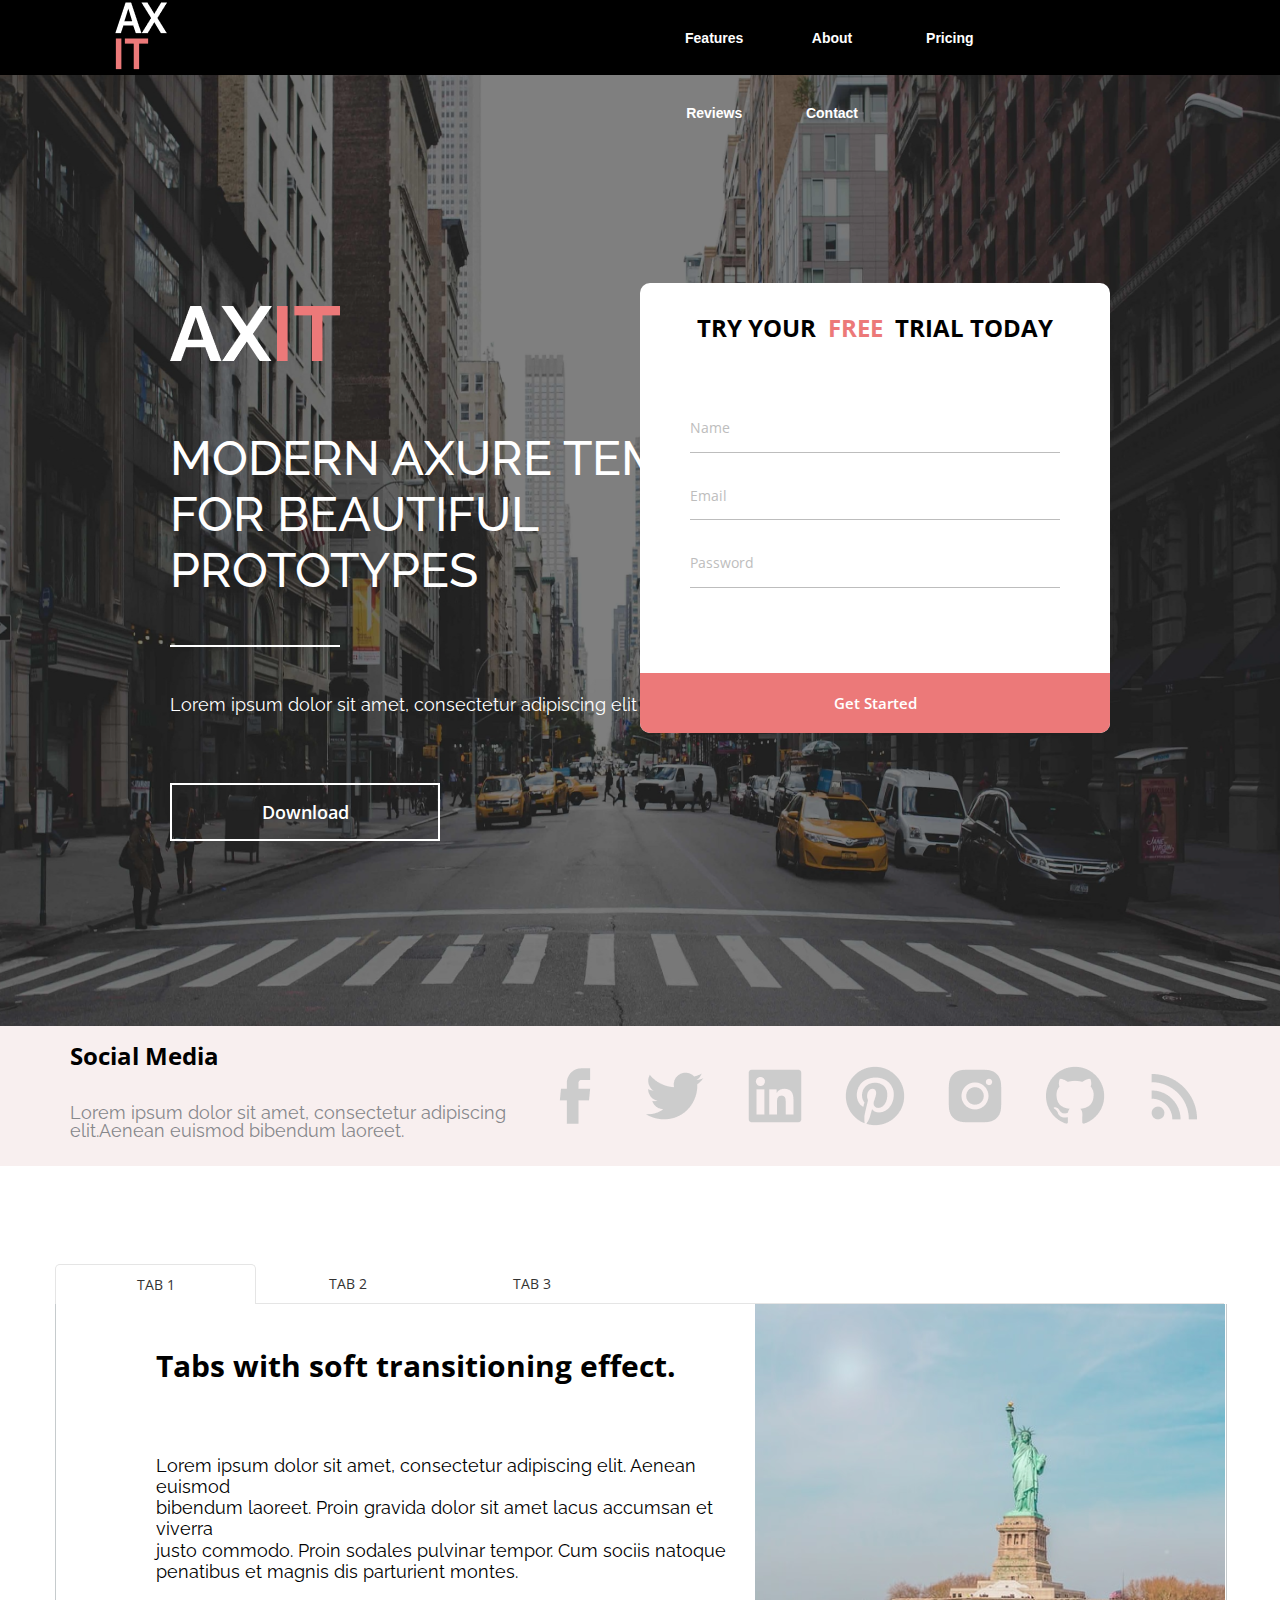
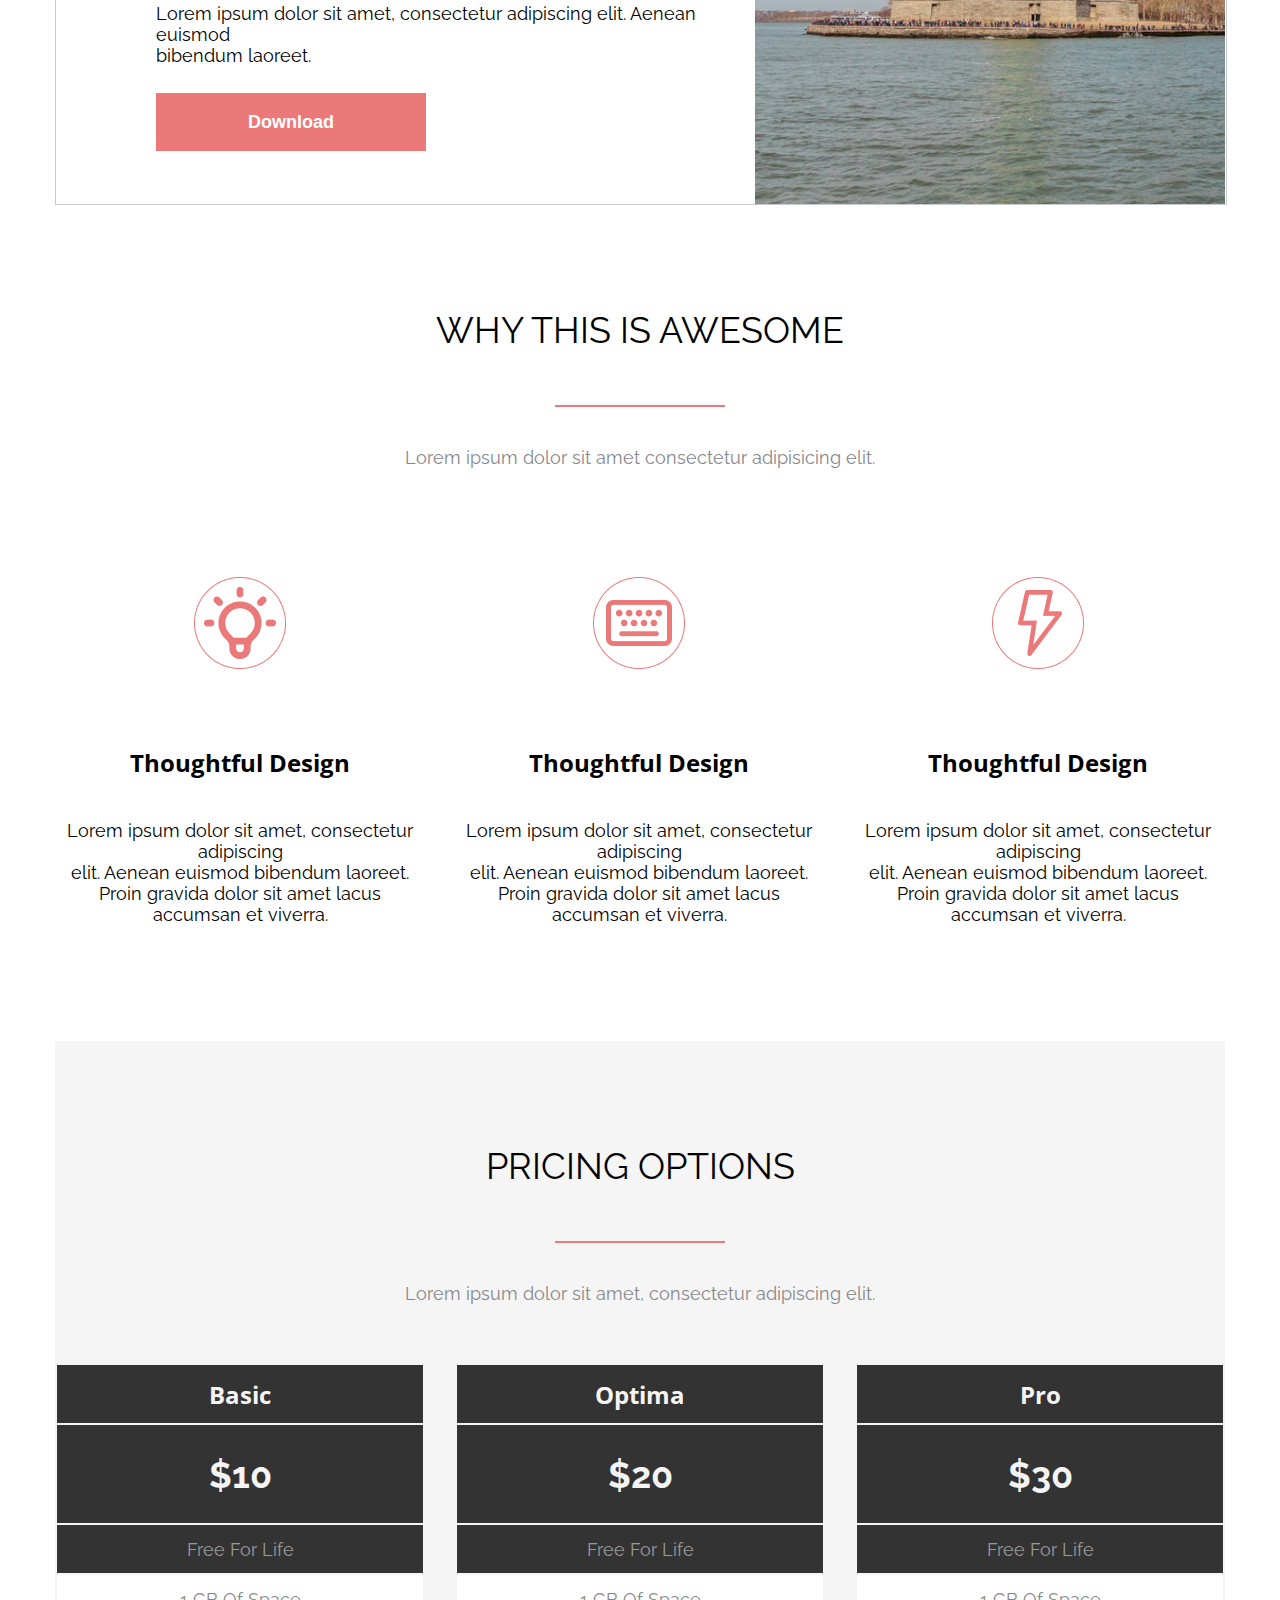
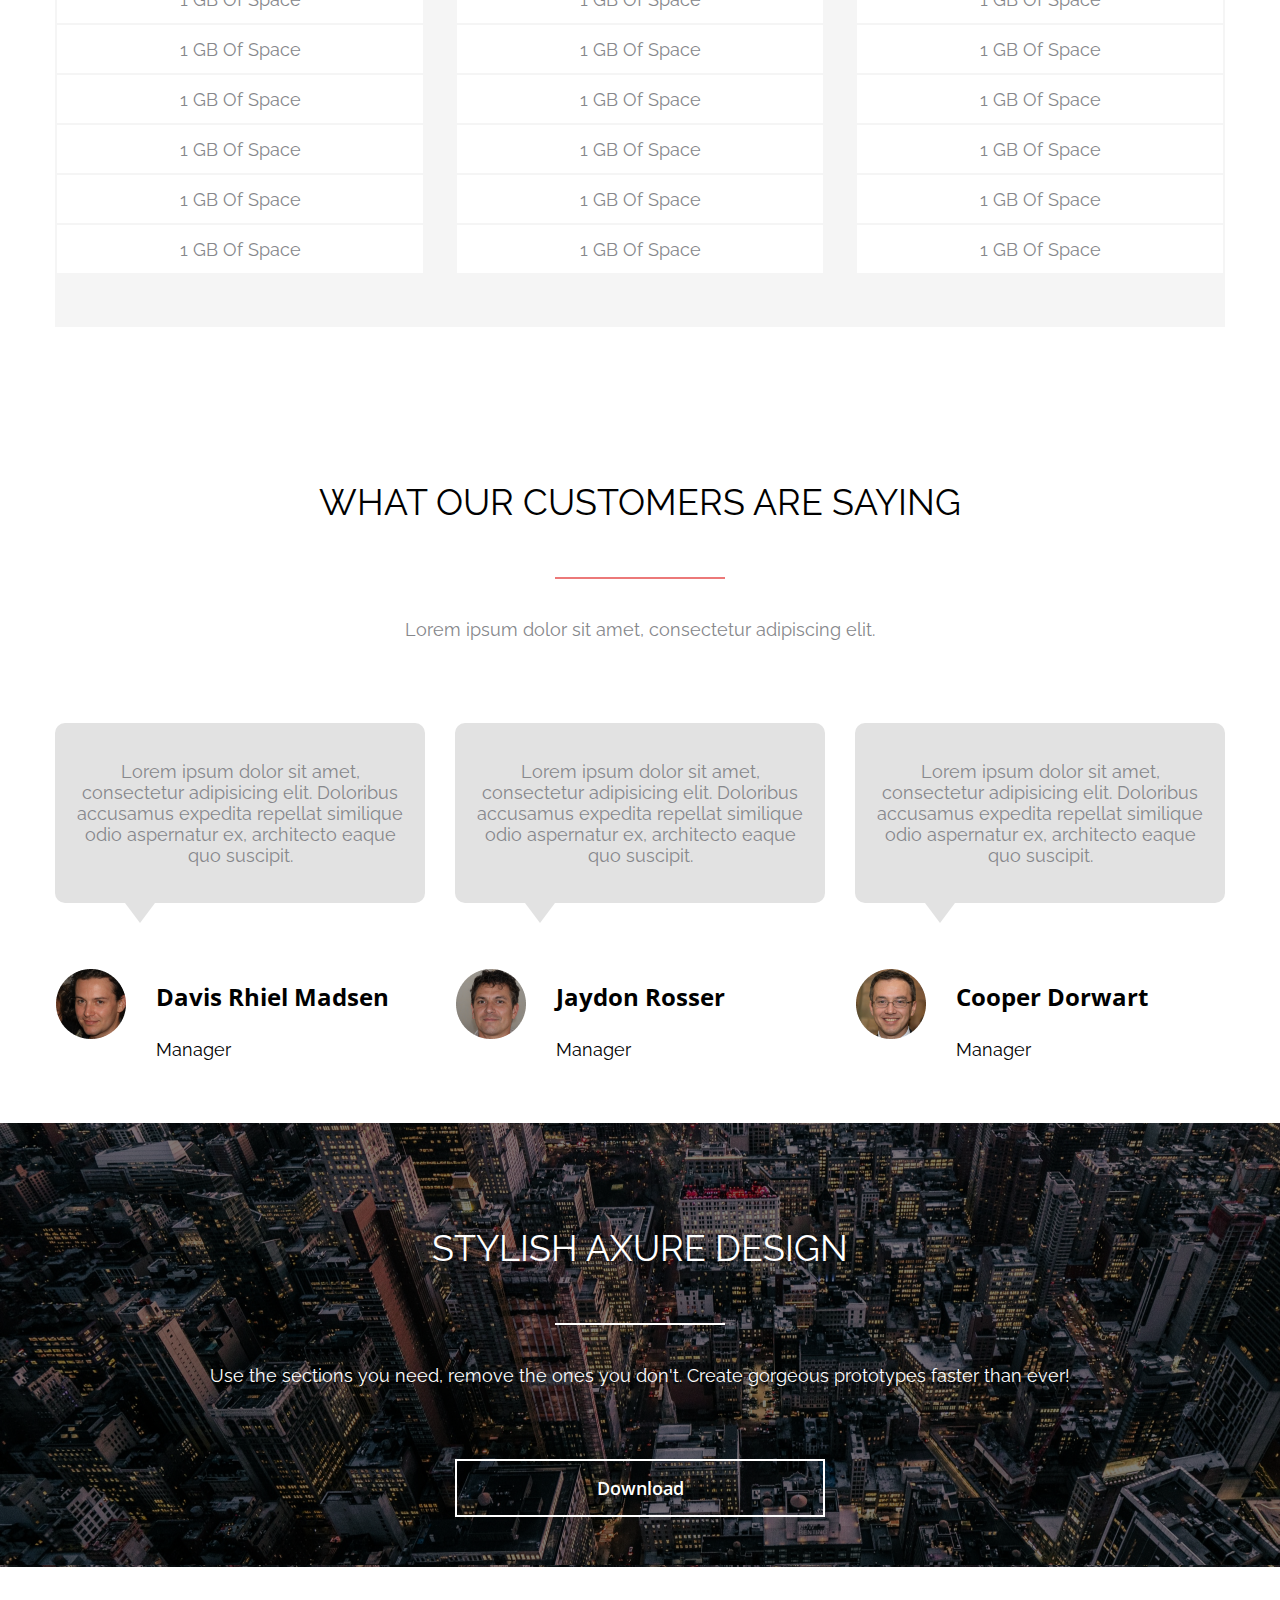
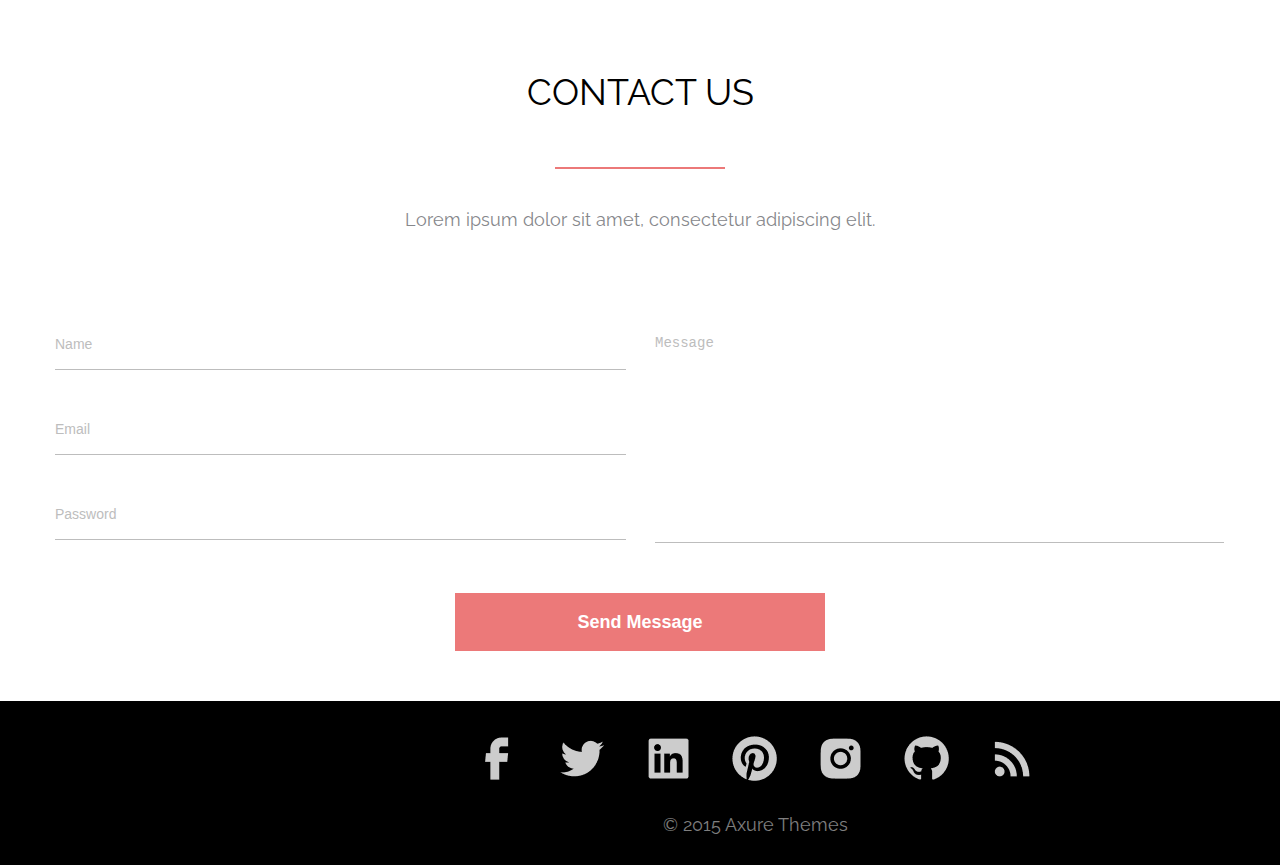
<file: index.html>
<!DOCTYPE html>
<html lang="en">

<head>
  <meta charset="UTF-8">
  <meta http-equiv="X-UA-Compatible" content="IE=edge">
  <meta name="viewport" content="width=device-width, initial-scale=1.0">
  <link rel="stylesheet" href="css/tabs.css">
  <link rel="stylesheet" href="css/awesome.css">
  <link rel="stylesheet" href="css/pricing.css">
  <link rel="stylesheet" href="css/customers.css">
  <link rel="stylesheet" href="css/header.css">
  <link rel="stylesheet" href="css/social_media.css">
  <link rel="stylesheet" href="css/footer.css">
  <link rel="stylesheet" href="css/design.css">
  <link rel="stylesheet" href="css/contacts.css">
  <title>Document</title>
</head>

<body>
  <header class="header-container">
    <div class="header-subcontainer">
      <div class="header-subcontainer__navigation">
        <div class="header-subcontainer__navigation-logo">
          <img src="images/AX.png" alt="AX">
          <img src="images/IT.png" alt="IT">
        </div>
        <nav class="header-subcontainer__navigation-buttons">
          <button>Features</button>
          <button>About</button>
          <button>Pricing</button>
          <button>Reviews</button>
          <button>Contact</button>
        </nav>
      </div>
      <div class="banner-subcontainer">
        <div class="banner-subcontainer-left-side">
          <p class="banner-subcontainer__logo"><img src="images/logo.png" alt="AXIT"></p>
          <h1>MODERN AXURE TEMPLATE FOR BEAUTIFUL PROTOTYPES</h1>
          <p class="banner-subcontainer__separator"></p>
          <h5>Lorem ipsum dolor sit amet, consectetur adipiscing elit</h5>
          <button class="banner-subcontainer__button">Download</button>
        </div>
        <div class="banner-form">
          <h4>Try Your &nbsp;<span> FREE </span>&nbsp; Trial Today</h4>
          <div class="banner-form__inputs">
            <p>Name</p>
          </div>
          <div class="banner-form__inputs">
            <p>Email</p>
          </div>
          <div class="banner-form__inputs">
            <p>Password</p>
          </div>
          <button class="banner-form__button">Get Started</button>
        </div>
      </div>
    </div>
  </header>
  <main class="social-media-container">
    <div class="social-media-subcontainer">
      <div class="social-media-subcontainer__info">
        <h4>Social Media</h4>
        <h5>Lorem ipsum dolor sit amet, consectetur adipiscing elit.Aenean euismod bibendum laoreet.</h5>
      </div>
      <div class="social-media-container-icons">
        <img src="images/facebook_icon_media.png" alt="facebook">
        <img src="images/twitter_icon_media.png" alt="twitter">
        <img src="images/linkedin_icon_media.png" alt="linkedin">
        <img src="images/pinterest_icon_media.png" alt="pinterest">
        <img src="images/instagram_icon_media.png" alt="instagram">
        <img src="images/github_icon_media.png" alt="github">
        <img src="images/rss_icon_media.png" alt="rss">
      </div>
    </div>
  </main>
  <main class="tabs-container">
    <div class="tabs-subcontainer">
      <section class="tabs-list">
        <div class="tabs-list__tab1">Tab 1</div>
        <div class="tabs-list__tab2">Tab 2</div>
        <div class="tabs-list__tab3">Tab 3</div>
        <div class="tabs-list__empty-tab"></div>
      </section>
      <section class="open-tab">
        <section class="left-side">
          <h3>Tabs with soft transitioning effect.</h3>
          <h5>
            Lorem ipsum dolor sit amet, consectetur adipiscing elit. Aenean euismod
            <br />
            bibendum laoreet. Proin gravida dolor sit amet lacus accumsan et viverra
            <br />
            justo commodo. Proin sodales pulvinar tempor. Cum sociis natoque
            penatibus et magnis dis parturient montes.
            <br />
            <br />
            Lorem ipsum dolor sit amet, consectetur adipiscing elit. Aenean euismod
            <br />
            bibendum laoreet.
          </h5>
          <button>Download</button>
        </section>
        <img src="images/TheStatueOfLiberty.png" alt="The Statue of Liberty">
      </section>
    </div>
  </main>
  <main class="awesome-container">
    <div class="awesome-subcontainer">
      <h2>Why this is awesome</h2>
      <div class="awesome-subcontainer__separator"></div>
      <h5 class="awesome-subcontainer__text">Lorem ipsum dolor sit amet consectetur adipisicing elit.</h5>
      <section class="awesome-subcontainer__articles">
        <article>
          <img src="images/lamp.png" alt="lamp">
          <h4>Thoughtful Design</h4>
          <h5>Lorem ipsum dolor sit amet, consectetur
            <br /> adipiscing <br />
            elit. Aenean euismod bibendum laoreet.<br /> Proin gravida dolor sit amet lacus<br /> accumsan et
            viverra.
          </h5>
        </article>
        <article>
          <img src="images/keyboard.png" alt="keyboard">
          <h4>Thoughtful Design</h4>
          <h5>Lorem ipsum dolor sit amet, consectetur
            <br /> adipiscing <br />
            elit. Aenean euismod bibendum laoreet.<br /> Proin gravida dolor sit amet lacus<br /> accumsan et
            viverra.
          </h5>
        </article>
        <article>
          <img src="images/thunder.png" alt="thunder">
          <h4>Thoughtful Design</h4>
          <h5>Lorem ipsum dolor sit amet, consectetur
            <br /> adipiscing <br />
            elit. Aenean euismod bibendum laoreet.<br /> Proin gravida dolor sit amet lacus<br /> accumsan et
            viverra.
          </h5>
        </article>
      </section>
    </div>
  </main>
  <main class="pricing-container">
    <div class="pricing-subcontainer">
      <h2>Pricing options</h2>
      <div class="pricing-subcontainer__separator"></div>
      <h5 class="pricing-subcontainer__text">Lorem ipsum dolor sit amet, consectetur adipiscing elit.</h5>
      <section class="pricing-subcontainer__sections">
        <section class="pricing-subcontainer__price-info">
          <h4>Basic</h4>
          <h3>&#36;10</h3>
          <h5 class="subtitle">Free for life</h5>
          <h5>1 GB Of Space</h5>
          <h5>1 GB Of Space</h5>
          <h5>1 GB Of Space</h5>
          <h5>1 GB Of Space</h5>
          <h5>1 GB Of Space</h5>
          <h5>1 GB Of Space</h5>
        </section>
        <section class="pricing-subcontainer__price-info">
          <h4>Optima</h4>
          <h3>&#36;20</h3>
          <h5 class="subtitle">Free for life</h5>
          <h5>1 GB Of Space</h5>
          <h5>1 GB Of Space</h5>
          <h5>1 GB Of Space</h5>
          <h5>1 GB Of Space</h5>
          <h5>1 GB Of Space</h5>
          <h5>1 GB Of Space</h5>
        </section>
        <section class="pricing-subcontainer__price-info">
          <h4>Pro</h4>
          <h3>&#36;30</h3>
          <h5 class="subtitle">Free for life</h5>
          <h5>1 GB Of Space</h5>
          <h5>1 GB Of Space</h5>
          <h5>1 GB Of Space</h5>
          <h5>1 GB Of Space</h5>
          <h5>1 GB Of Space</h5>
          <h5>1 GB Of Space</h5>
        </section>
      </section>
    </div>
  </main>
  <main class="customer-container">
    <div class="customer-subcontainer">
      <h2>what our customers are saying</h2>
      <div class="customer-subcontainer__separator"></div>
      <h5 class="customer-subcontainer__text">Lorem ipsum dolor sit amet, consectetur adipiscing elit.</h5>
      <section class="customer-subcontainer__reviews">
        <article>
          <div class="customer-subcontainer__reviews-review">
            <p> Lorem ipsum dolor sit amet,
              </br>
              consectetur adipisicing elit. Doloribus
              </br>
              accusamus expedita repellat similique
              </br>
              odio aspernatur ex, architecto eaque
              </br>
              quo suscipit.</p>
            <div class="customer-subcontainer__triangle"></div>
            <div class="customer-subcontainer__managers">
              <img src="images/Madsen.png" alt="Davis Madsen">
              <h4>Davis Rhiel Madsen</h4>
              <h5>Manager</h5>
            </div>
          </div>
        </article>
        <article>
          <div class="customer-subcontainer__reviews-review">
            <p> Lorem ipsum dolor sit amet,
              </br>
              consectetur adipisicing elit. Doloribus
              </br>
              accusamus expedita repellat similique
              </br>
              odio aspernatur ex, architecto eaque
              </br>
              quo suscipit.</p>
            <div class="customer-subcontainer__triangle"></div>
            <div class="customer-subcontainer__managers">
              <img src="images/Rosser.png" alt="Jaydon Rosser">
              <h4>Jaydon Rosser</h4>
              <h5>Manager</h5>
            </div>
          </div>
        </article>
        <article>
          <div class="customer-subcontainer__reviews-review">
            <p>Lorem ipsum dolor sit amet,
              </br>
              consectetur adipisicing elit. Doloribus
              </br>
              accusamus expedita repellat similique
              </br>
              odio aspernatur ex, architecto eaque
              </br>
              quo suscipit.
            </p>
            <div class="customer-subcontainer__triangle"></div>
            <div class="customer-subcontainer__managers">
              <img src="images/Dorwart.png" alt="Cooper Dorwart">
              <h4>Cooper Dorwart</h4>
              <h5>Manager</h5>
            </div>
          </div>
        </article>
      </section>
    </div>
  </main>
  <main class="design-container">
    <div class="design-subcontainer">
      <h2>STYLISH AXURE DESIGN</h2>
      <div class="design-subcontainer__separator"></div>
      <h5>Use the sections you need, remove the ones you don't. Create gorgeous prototypes faster than ever!</h5>
      <button class="design-subcontainer__button">Download</button>
    </div>
  </main>
  <main class="contact-container">
    <section class="contact-subcontainer">
      <h2>contact us</h2>
      <div class="contact-subcontainer__separator"></div>
      <h5>Lorem ipsum dolor sit amet, consectetur adipiscing elit.</h5>
      <form action="#" onsubmit="return false">
        <div class="contact-subcontainer__inputs">
          <input type="text" placeholder="Name">
          <input type="email" placeholder="Email">
          <input type="password" placeholder="Password">
        </div>
        <textarea placeholder="Message"></textarea>
      </form>
      <button>Send Message</button>
    </section>
  </main>
  <footer>
    <div class="footer-container">
      <img src="images/facebook_icon.png" alt="facebook">
      <img src="images/twitter_icon.png" alt="twitter">
      <img src="images/linkedin_icon.png" alt="linkedin">
      <img src="images/pinterest_icon.png" alt="pinterest">
      <img src="images/instagram_icon.png" alt="instagram">
      <img src="images/github_icon.png" alt="github">
      <img src="images/rss_icon.png" alt="rss">
    </div>
    <h5>© 2015 Axure Themes</h5>
  </footer>
</body>

</html>
</file>
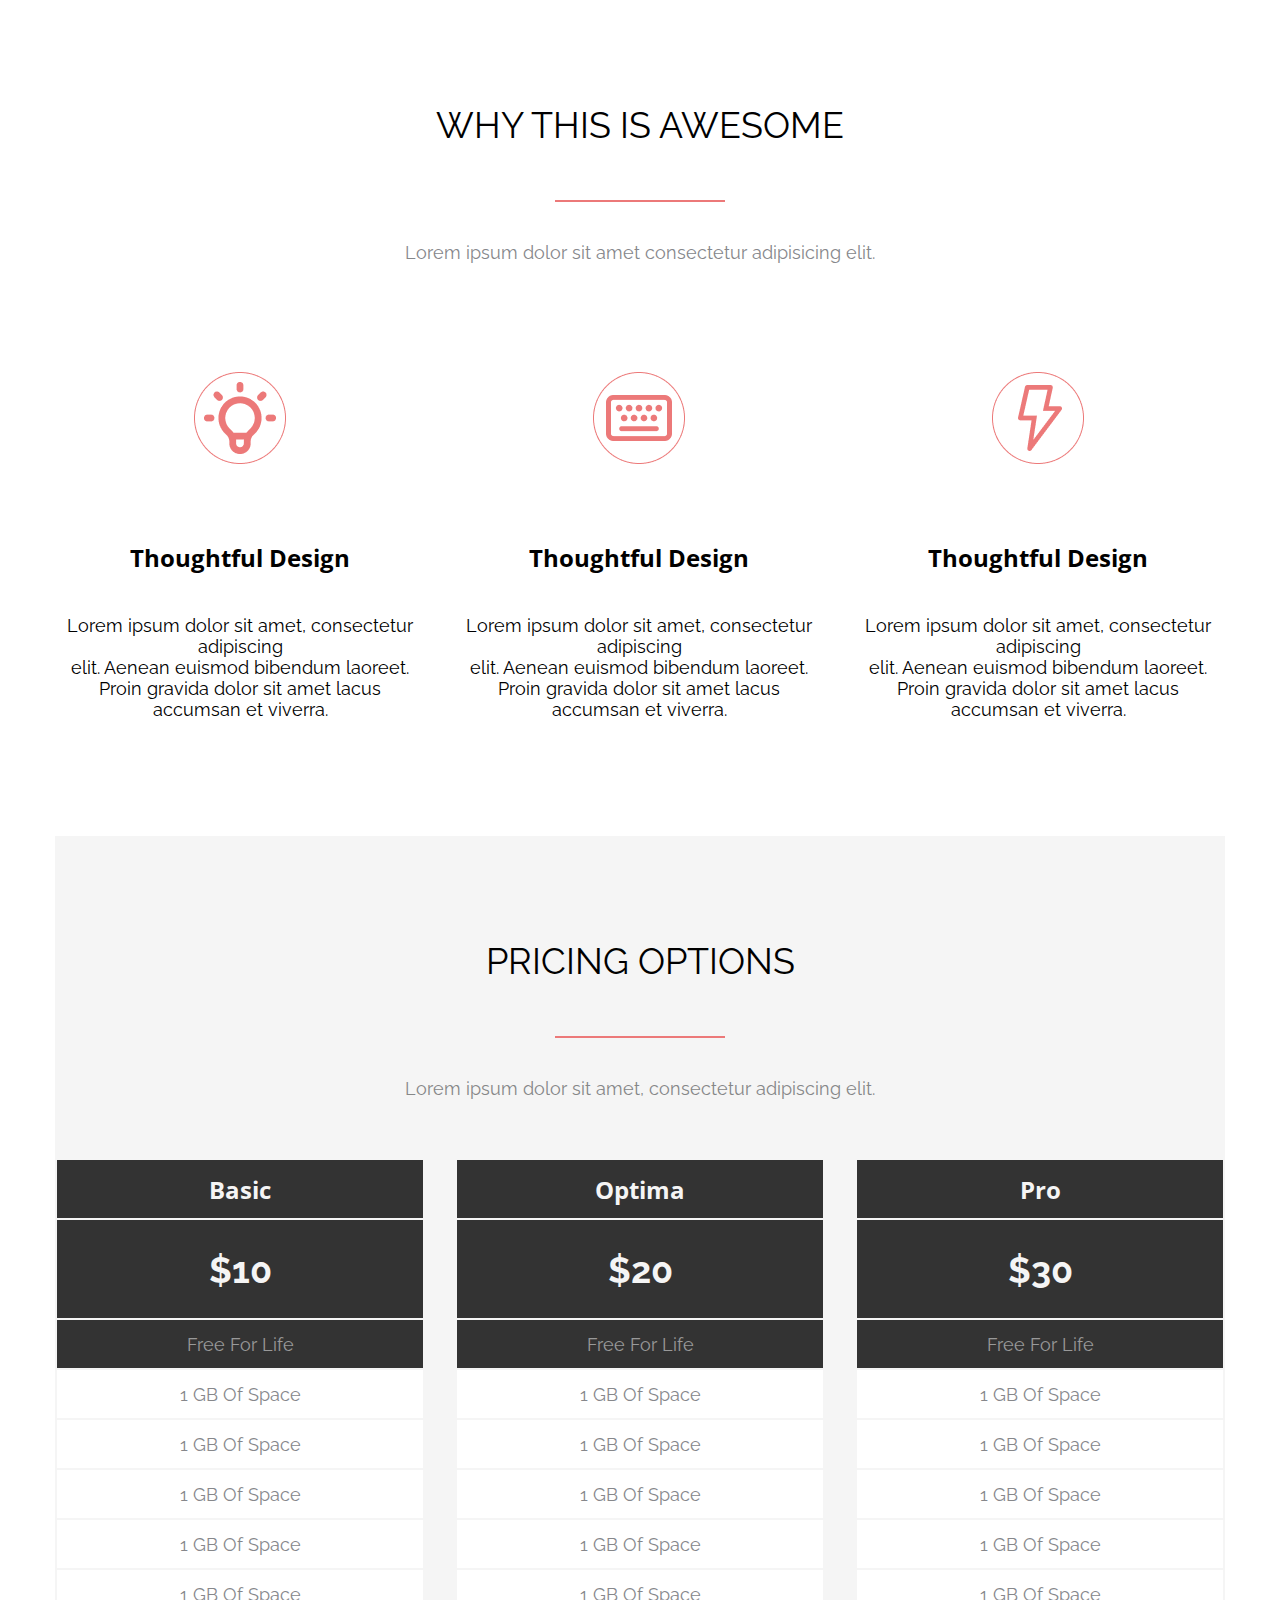
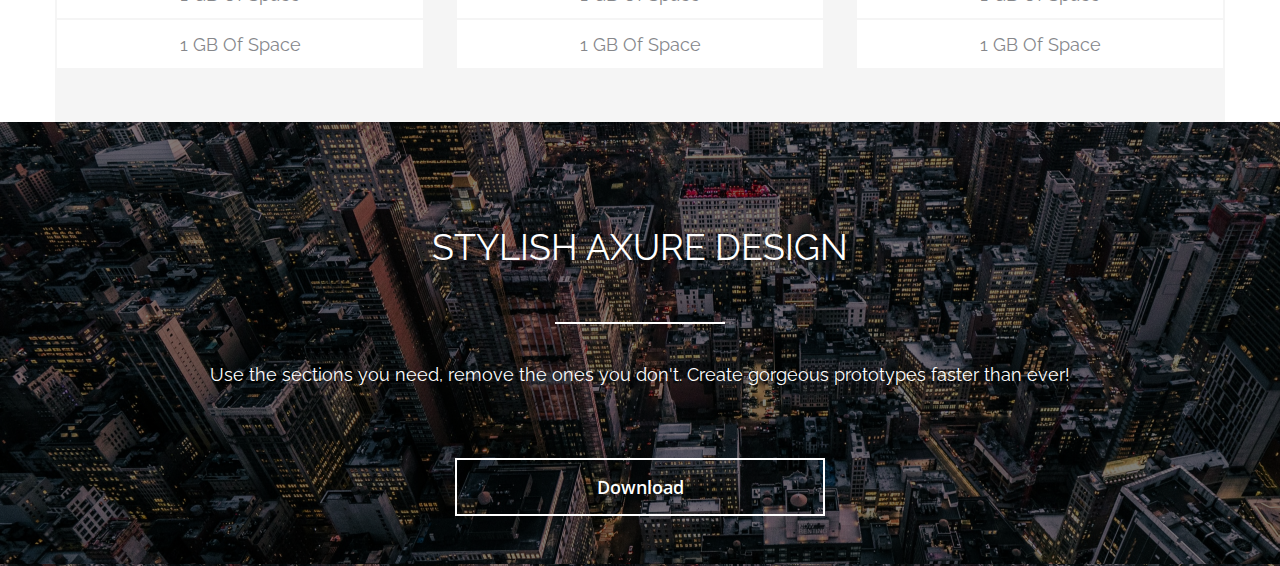
<file: index_adaptation.html>
<!DOCTYPE html>
<html lang="en">

<head>
  <meta charset="UTF-8">
  <meta http-equiv="X-UA-Compatible" content="IE=edge">
  <meta name="viewport" content="width=device-width, initial-scale=1.0">
  <link rel="stylesheet" href="css/tabs.css">
  <link rel="stylesheet" href="css/awesome.css">
  <link rel="stylesheet" href="css/pricing.css">
  <link rel="stylesheet" href="css/design.css">
  <title>Document</title>
</head>

<body>
  <main class="awesome-container">
    <div class="awesome-subcontainer">
      <h2>Why this is awesome</h2>
      <div class="awesome-subcontainer__separator"></div>
      <h5 class="awesome-subcontainer__text">Lorem ipsum dolor sit amet consectetur adipisicing elit.</h5>
      <section class="awesome-subcontainer__articles">
        <article>
          <img src="images/lamp.png" alt="lamp">
          <h4>Thoughtful Design</h4>
          <h5>Lorem ipsum dolor sit amet, consectetur
            <br /> adipiscing <br />
            elit. Aenean euismod bibendum laoreet.<br /> Proin gravida dolor sit amet lacus<br /> accumsan et
            viverra.
          </h5>
        </article>
        <article>
          <img src="images/keyboard.png" alt="keyboard">
          <h4>Thoughtful Design</h4>
          <h5>Lorem ipsum dolor sit amet, consectetur
            <br /> adipiscing <br />
            elit. Aenean euismod bibendum laoreet.<br /> Proin gravida dolor sit amet lacus<br /> accumsan et
            viverra.
          </h5>
        </article>
        <article>
          <img src="images/thunder.png" alt="thunder">
          <h4>Thoughtful Design</h4>
          <h5>Lorem ipsum dolor sit amet, consectetur
            <br /> adipiscing <br />
            elit. Aenean euismod bibendum laoreet.<br /> Proin gravida dolor sit amet lacus<br /> accumsan et
            viverra.
          </h5>
        </article>
      </section>
    </div>
  </main>
  <main class="pricing-container">
    <div class="pricing-subcontainer">
      <h2>Pricing options</h2>
      <div class="pricing-subcontainer__separator"></div>
      <h5 class="pricing-subcontainer__text">Lorem ipsum dolor sit amet, consectetur adipiscing elit.</h5>
      <section class="pricing-subcontainer__sections">
        <section class="pricing-subcontainer__price-info">
          <h4>Basic</h4>
          <h3>&#36;10</h3>
          <h5 class="subtitle">Free for life</h5>
          <h5>1 GB Of Space</h5>
          <h5>1 GB Of Space</h5>
          <h5>1 GB Of Space</h5>
          <h5>1 GB Of Space</h5>
          <h5>1 GB Of Space</h5>
          <h5>1 GB Of Space</h5>
        </section>
        <section class="pricing-subcontainer__price-info">
          <h4>Optima</h4>
          <h3>&#36;20</h3>
          <h5 class="subtitle">Free for life</h5>
          <h5>1 GB Of Space</h5>
          <h5>1 GB Of Space</h5>
          <h5>1 GB Of Space</h5>
          <h5>1 GB Of Space</h5>
          <h5>1 GB Of Space</h5>
          <h5>1 GB Of Space</h5>
        </section>
        <section class="pricing-subcontainer__price-info">
          <h4>Pro</h4>
          <h3>&#36;30</h3>
          <h5 class="subtitle">Free for life</h5>
          <h5>1 GB Of Space</h5>
          <h5>1 GB Of Space</h5>
          <h5>1 GB Of Space</h5>
          <h5>1 GB Of Space</h5>
          <h5>1 GB Of Space</h5>
          <h5>1 GB Of Space</h5>
        </section>
      </section>
    </div>
  </main>
  <main class="design-container">
    <div class="design-subcontainer">
      <h2>STYLISH AXURE DESIGN</h2>
      <div class="design-subcontainer__separator"></div>
      <h5>Use the sections you need, remove the ones you don't. Create gorgeous prototypes faster than ever!</h5>
      <button class="design-subcontainer__button">Download</button>
    </div>
  </main>
</body>

</html>
</file>
<file: css/tabs.css>
@import url('https://fonts.googleapis.com/css2?family=Open+Sans:wght@400;600;700&family=Raleway:wght@400;500;700&display=swap');

* {
  margin: 0;
  padding: 0;
  box-sizing: border-box;
  outline: none;
}

.tabs-container {
  margin: 98px auto 50px;
  font-family: 'Open Sans', sans-serif;
  display: flex;
  justify-content: center;
  align-items: center;
}

.tabs-subcontainer {
  width: 1170px;
}

.tabs-container .open-tab .left-side h3 {
  font-size: 30px;
  font-weight: 700;
  margin-bottom: 27px;
  height: 124px;
  line-height: 124px;
}

.tabs-container .open-tab {
  border: 1px solid #C6CBCD;
  width: 1170px;
  height: 500px;
  border-top: none;
  box-sizing: content-box;
}

.tabs-container .open-tab .left-side h5 {
  font-size: 18px;
  font-weight: 400;
  margin-bottom: 27px;
  line-height: 21.13px;
  font-family: 'Raleway', sans-serif;
}

.tabs-container .open-tab .left-side {
  width: 570px;
  display: inline-block;
  margin: 0 25px 0 100px;
  vertical-align: top;
}

.tabs-container .open-tab .left-side button {
  width: 270px;
  height: 58px;
  background-color: #EC7979;
  font-size: 18px;
  font-weight: 600;
  border: none;
  color: #FFF
}

.tabs-container .open-tab .left-side button:hover {
  background: #AB4949;
}

.tabs-container .open-tab .left-side button:active {
  background: #EC7979;
  box-shadow: inset 0px 0px 10px #AB4949;
}

.tabs-subcontainer .tabs-list__tab1,
.tabs-subcontainer .tabs-list__tab2,
.tabs-subcontainer .tabs-list__tab3,
.tabs-subcontainer .tabs-list__empty-tab {
  margin-right: -5px;
  text-transform: uppercase;
  font-weight: 400;
  font-size: 14px;
  color: #333;
  height: 40px;
  display: table-cell;
  vertical-align: middle;
  text-align: center;
}

.tabs-subcontainer .tabs-list .tabs-list__tab1 {
  width: 201px;
  border: 1px solid #E5E5E5;
  border-radius: 5px 5px 0 0;
  border-bottom: none;
}

.tabs-container .tabs-list__tab2,
.tabs-container .tabs-list__tab3 {
  width: 184px;
  border-bottom: 1px solid #E5E5E5;
}

.tabs-subcontainer .tabs-list__empty-tab {
  width: 600px;
  border-bottom: 1px solid #E5E5E5;
}
</file>
<file: css/awesome.css>
.awesome-container {
    display: flex;
    justify-content: center;
    align-items: center;
    margin-top: 50px;
    margin-bottom: 58px;
    font-family: 'Raleway', sans-serif;
}

.awesome-subcontainer {
    width: 1170px;
}

.awesome-subcontainer h2 {
    text-transform: uppercase;
    height: 150px;
    text-align: center;
    font-size: 36px;
    font-weight: 400;
    line-height: 150px;
}

.awesome-subcontainer__text {
    color: #86878B;
    text-align: center;
    height: 21px;
    margin-top: 40px;
    font-size: 18px;
    font-weight: 400;
}

.awesome-subcontainer__separator {
    border: 0.5px solid #EC7979;
    width: 170px;
    margin: 0 auto;
}

section.awesome-subcontainer__articles {
    margin-top: 70px;
    margin-bottom: 58px;
}

.awesome-subcontainer__articles article {
    display: inline-block;
    vertical-align: top;
    text-align: center;
    width: 370px;
    /* height: 383px; */
}

.awesome-subcontainer__articles article:nth-of-type(2) {
    margin-left: 25px;
    margin-right: 25px;
}

.awesome-subcontainer__articles h4 {
    height: 100px;
    font-family: Open Sans, sans-serif;
    font-weight: 700;
    text-align: center;
    font-size: 24px;
    margin-bottom: 8px;
    display: flex;
    justify-content: center;
    align-items: center;
}

.awesome-subcontainer__articles h5 {
    font-size: 18px;
    height: 105px;
    text-align: center;
    font-weight: 400;
}

@media screen and (min-width:480px) and (max-width:1023px) {
    .awesome-subcontainer {
        width: 992px;
    }

    .awesome-subcontainer h2 {
        height: 120px;
        font-size: 24px;
        line-height: 120px;
    }

    .awesome-subcontainer__text {
        height: 16px;
        margin-top: 32px;
        font-size: 14px;
    }

    .awesome-subcontainer__separator {
        width: 142px;
    }

    section.awesome-subcontainer__articles {
        margin-top: 32px;
        margin-bottom: 60px;
    }

    .awesome-subcontainer__articles article {
        width: 314px;
        /* height: 383px; */
    }

    .awesome-subcontainer__articles article:nth-of-type(2) {
        margin-left: 18px;
        margin-right: 18px;
    }

    .awesome-subcontainer__articles h4 {
        height: 82px;
        font-size: 18px;
        margin-bottom: 9px;
    }

    .awesome-subcontainer__articles h5 {
        font-size: 14px;
        height: 80px;
    }

    .awesome-subcontainer__articles img {
        width: 79.55px;
        height: 79.55px;
    }
}

@media screen and (min-width:320px) and (max-width:479px) {
    .awesome-subcontainer {
        width: 288px;
    }

    .awesome-subcontainer h2 {
        height: 120px;
        font-size: 18px;
        line-height: 120px;
    }

    .awesome-subcontainer__text {
        height: 30px;
        margin-top: 25px;
        font-size: 13px;
    }

    .awesome-subcontainer__separator {
        width: 134px;
    }

    section.awesome-subcontainer__articles {
        margin-top: 83.72px;
    }

    .awesome-subcontainer__articles article {
        width: 288px;
        /* height: 383px; */
    }

    .awesome-subcontainer__articles article:first-child {
        margin-bottom: 43.72px;
    }

    .awesome-subcontainer__articles article:nth-of-type(2) {
        margin-left: 0;
        margin-right: 0;
        margin-bottom: 43.72px;
    }

    .awesome-subcontainer__articles h4 {
        height: 82px;
        font-size: 18px;
        margin-bottom: 9px;
    }

    .awesome-subcontainer__articles h5 {
        font-size: 14px;
        height: 80px;
    }

    .awesome-subcontainer__articles img {
        width: 79.55px;
        height: 79.55px;
    }
}
</file>
<file: css/pricing.css>
.pricing-container {
  font-family: 'Raleway', sans-serif;
  display: flex;
  justify-content: center;
  align-items: center;
  margin-top: 50px;

}

.pricing-subcontainer {
  background: #F5F5F5;
  width: 1170px;
}

.pricing-subcontainer__price-info {
  width: 370px;
  border: 2px solid #F5F5F5
}

.pricing-subcontainer__price-info h4 {
  font-size: 24px;
  height: 60px;
  background: #333;
  color: #F5F5F5;
  line-height: 60px;
  text-align: center;
  border-bottom: 2px solid #F5F5F5;
  font-family: 'Open Sans', sans-serif;
}

.pricing-subcontainer__separator {
  width: 170px;
  border: 0.5px solid #EC7979;
  margin: 0 auto;
}

.pricing-subcontainer__price-info h3 {
  font-size: 36px;
  font-weight: 700;
  height: 100px;
  line-height: 100px;
  text-align: center;
  background: #333;
  color: #F5F5F5;
  border-bottom: 2px solid #F5F5F5;
}

.pricing-subcontainer__price-info h5 {
  font-size: 18px;
  height: 50px;
  line-height: 50px;
  text-align: center;
  text-transform: capitalize;
  border-bottom: 2px solid #F5F5F5;
  font-weight: 400;
  color: #86878B;
  background: #FFFFFF;
}

.pricing-subcontainer__price-info h5.subtitle {
  background: #333;
  color: rgba(255, 255, 255, 0.5);
}

.pricing-subcontainer__sections {
  display: flex;
  /* height: 530px; */
  justify-content: space-between;
  width: calc(370px * 3 + 30px * 2);
  margin-bottom: 50px;
}

.pricing-subcontainer__price-info {
  align-self: flex-end;
}

.pricing-subcontainer__price-info:nth-of-type(2) {
  align-self: flex-start;
}

.pricing-subcontainer h2 {
  text-transform: uppercase;
  height: 150px;
  line-height: 150px;
  text-align: center;
  font-size: 36px;
  font-weight: 400;
  margin-top: 50px;
}

.pricing-subcontainer__text {
  font-size: 18px;
  font-weight: 400;
  color: #868788;
  text-align: center;
  margin: 40px 0 59px
}

@media screen and (min-width:480px) and (max-width:1023px) {
  .pricing-subcontainer {
    width: 992px;
  }

  .pricing-subcontainer__price-info {
    width: 317px;
  }

  .pricing-subcontainer__price-info h4 {
    font-size: 24px;
    height: 53.21x;
  }

  .pricing-subcontainer__separator {
    width: 143px;
  }

  .pricing-subcontainer__price-info h3 {
    font-size: 36px;
    height: 88.68px;
    line-height: 88.68px;
  }

  .pricing-subcontainer__price-info h5 {
    font-size: 18px;
    height: 44.34px;
    line-height: 44.34px;
  }

  .pricing-subcontainer__sections {
    /* border: 1px solid red; */
    height: 490px;
    width: calc(317px * 3 + 20px * 2);
  }

  .pricing-subcontainer h2 {
    height: 120px;
    line-height: 120px;
    font-size: 24px;
  }

  .pricing-subcontainer__text {
    font-size: 14px;
    margin: 32px 0;
  }
}

@media screen and (min-width:320px) and (max-width:479px) {
  .pricing-subcontainer {
    width: 320px;
    display: flex;
    flex-direction: column;
    align-items: center;
  }

  .pricing-subcontainer__price-info {
    width: 288px;
  }

  .pricing-subcontainer__price-info h4 {
    font-size: 18px;
    height: 47.06px;
  }

  .pricing-subcontainer__separator {
    width: 134px;
  }

  .pricing-subcontainer__price-info h3 {
    font-size: 24px;
    height: 78.43px;
    line-height: 78.43px;
  }

  .pricing-subcontainer__price-info h5 {
    font-size: 14px;
    height: 39.22px;
    line-height: 39.22px;
  }

  .pricing-subcontainer__sections {
    width: 288px;
    display: flex;
    flex-direction: column;
  }

  .pricing-subcontainer h2 {
    height: 120px;
    line-height: 120px;
    font-size: 24px;
  }

  .pricing-subcontainer__text {
    font-size: 14px;
    margin: 24px 0;
  }

  .pricing-subcontainer__price-info h5:last-of-type {
    margin-bottom: 27px;
  }
}
</file>
<file: css/customers.css>
.customer-container {
  margin: 50px auto 64px;
  font-family: 'Raleway', sans-serif;
  display: flex;
  justify-content: center;
  align-items: center;
}

.customer-subcontainer {
  width: 1170px;
  /* height: 630px; */
}

.customer-subcontainer h2 {
  height: 150px;
  line-height: 150px;
  text-align: center;
  text-transform: uppercase;
  font-size: 36px;
  font-weight: 400;
  margin-top: 50px;
}

.customer-subcontainer__separator {
  width: 170px;
  border: 0.5px solid #EC7979;
  margin: auto;
}

.customer-subcontainer__text {
  font-size: 18px;
  line-height: 21px;
  font-weight: 400;
  color: #86878B;
  text-align: center;
  margin: 40px 0 83px;
}

.customer-subcontainer__reviews {
  display: flex;
  justify-content: space-between;
}

.customer-subcontainer__reviews article {
  width: 370px;
  height: 336px;
}

.customer-subcontainer__reviews-review {
  display: flex;
  justify-content: center;
  flex-direction: column;
  align-items: space-between;
}

.customer-subcontainer__reviews-review p {
  height: 180px;
  background: #E2E2E2;
  border-radius: 10px;
  font-size: 18px;
  line-height: 21px;
  font-weight: 400;
  color: #86878B;
  display: flex;
  justify-content: center;
  align-items: center;
  text-align: center;

}

.customer-subcontainer__triangle {
  display: inline-flex;
  flex-direction: row;
  width: 0;
  height: 0;
  border-left: 15px solid transparent;
  border-right: 15px solid transparent;
  border-top: 20px solid #E2E2E2;
}

div.customer-subcontainer__triangle {
  position: relative;
  right: -70px
}

.customer-subcontainer__managers {
  display: flex;
  justify-content: flex-end;
  flex-wrap: wrap;
  width: 370px;
  margin-top: 46px;
  /* height: 90px; */
}

.customer-subcontainer__managers h4 {
  width: 269px;
  height: 54px;
  font-family: 'Open Sans', sans-serif;
  font-size: 24px;
  font-weight: 700;
  text-transform: capitalize;
  display: flex;
  align-items: center;
  justify-content: flex-start;
  margin-left: 30px;
}

.customer-subcontainer__managers h5 {
  width: 269px;
  height: 21px;
  font-weight: 400;
  font-size: 18px;
  line-height: 21px;
}
</file>
<file: css/header.css>
.header-container {
  display: flex;
  justify-content: center;
  align-items: center;
}

.header-subcontainer {
  width: 1510px;
  font-family: 'Raleway', sans-serif;
  background-image:
    url(../images/banner_bg.png),
    url(../images/banner_pic.png);
  background-repeat: no-repeat;
  background-size: 100% 100%;
  display: flex;
  flex-direction: column;
}

.header-subcontainer__navigation {
  display: flex;
  flex-direction: row;
  justify-content: space-between;
  height: 75px;
  background-color: #000;
  font-family: 'Open Sans', sans-serif;
  font-size: 14px;
  font-weight: 600;
}

.header-subcontainer__navigation-buttons {
  margin-right: 170px;
}

.header-subcontainer__navigation-buttons button {
  width: 113.8px;
  height: 100%;
  font-size: 14px;
  font-weight: 600;
  color: #fff;
  border: none;
  background: none;
}

.header-subcontainer__navigation-buttons button:hover {
  background: #EC7979;
}

.header-subcontainer__navigation-buttons button:active {
  background: #AB4949;
}

.header-subcontainer__navigation-logo {
  align-self: center;
  margin: 0 471.62px 0 115.28px;
}



.banner-subcontainer {
  height: 951px;
  display: flex;
  flex-direction: row;
  justify-content: space-between;

}

.banner-subcontainer-left-side {
  width: 670px;
  height: calc(951px - 208px - 185px);
  display: flex;
  flex-direction: column;
  justify-content: space-between;
  position: relative;
  top: 208px;
  left: 170px;
}

.banner-subcontainer__logo {
  width: 270px;
  height: 100px;
}

.banner-subcontainer-left-side h1 {
  text-transform: uppercase;
  font-size: 48px;
  font-weight: 500;
  height: 168px;
  line-height: 56px;
  color: #FFF
}

.banner-subcontainer__separator {
  width: 170px;
  border: 0.5px solid #FFFFFF;
}


.banner-subcontainer-left-side h5 {
  font-size: 18px;
  font-weight: 400;
  height: 42px;
  line-height: 21px;
  color: #FFF
}

.banner-subcontainer__button {
  border: 2px solid #FFFFFF;
  Width: 270px;
  Height: 58px;
  font-family: 'Open Sans', sans-serif;
  font-weight: 600;
  font-size: 18px;
  color: #FFF;
  background-color: transparent;
}

.banner-subcontainer__button:hover {
  border: 2px solid #EC7979;
  color: #EC7979;
}

.banner-subcontainer__button:active {
  background: #AB4949;
  border: 2px solid #AB4949;
}

.banner-subcontainer .banner-form {
  width: 470px;
  height: 450px;
  background: #FFFFFF;
  border-radius: 10px;
  display: flex;
  flex-direction: column;
  position: relative;
  top: 208px;
  right: 170px;
}

.banner-form h4 {
  height: 90px;
  font-family: 'Open Sans', sans-serif;
  font-weight: 700;
  font-size: 24px;
  text-transform: uppercase;
  line-height: 33px;
  display: flex;
  align-items: center;
  justify-content: center;
  margin-bottom: 45px;
}

.banner-form span {
  color: #EC7979;

}

.banner-form__inputs {
  width: 370px;
  border-bottom: 0.5px solid #BDBDBD;
  margin-left: 50px;
}

.banner-form__inputs:not(:last-of-type) {
  margin-bottom: 33px;
}

.banner-form__inputs:last-of-type {
  margin-bottom: 85px;
}

div.banner-form__inputs {
  height: 35px;
}

.banner-form__inputs p {
  height: 19px;
  font-family: 'Open Sans', sans-serif;
  font-weight: 400;
  font-size: 14px;
  color: #BDBDBD;
  line-height: 19px;
}

.banner-form__button {
  height: 60px;
  width: 470px;
  background: #EC7979;
  border-radius: 0px 0px 10px 10px;
  font-family: 'Open Sans', sans-serif;
  font-weight: 600;
  font-size: 15px;
  line-height: 20px;
  color: #FFFFFF;
  border: none;
}

.banner-form__button:hover {
  background: #AB4949;
}

.banner-form__button:active {
  background: #EC7979;
  box-shadow: inset 0px 0px 10px #AB4949;
}
</file>
<file: css/social_media.css>
.social-media-container {
    /* height: 140px; */
    font-family: 'Open Sans', sans-serif;
    display: flex;
    justify-content: center;
    align-items: center;
}

.social-media-subcontainer {
    width: 1510px;
    background: #F8EFEF;
    /* border: 1px solid red; */
    display: flex;
    justify-content: center;
    align-items: center;
}

.social-media-subcontainer__info {
    width: 470px;
    height: 140px;
    display: flex;
    flex-direction: column;
}

.social-media-subcontainer h4 {
    height: 60px;
    line-height: 60px;
    font-size: 24px;
    text-transform: capitalize;
    font-weight: 700;
    font-family: 'Open Sans', sans-serif;
    margin-bottom: 18px;
}

.social-media-subcontainer h5 {
    font-size: 18px;
    font-weight: 400;
    font-family: 'Raleway', sans-serif;
    color: #86878B;
    line-height: 18px;
    height: 42px;
}

.social-media-container-icons {
    width: calc(70px * 7 + 30px * 6);
    display: flex;
    justify-content: space-between;
    align-items: center;
}
</file>
<file: css/footer.css>
footer {
    height: 164px;
    width: 1510px;
    background-color: #000000;
    display: flex;
    flex-direction: column;
    justify-content: center;
    align-items: center;
    margin: 0 auto;
    font-family: 'Raleway', sans-serif;
}

.footer-container {
    width: calc(100% - 470.8px - 470px);
    display: flex;
    justify-content: space-between;
}

footer h5 {
    font-size: 18px;
    font-weight: 400;
    color: rgba(255, 255, 255, 0.5);
    margin-top: 27.8px;
}
</file>
<file: css/design.css>
.design-container {
    display: flex;
    justify-content: center;
    align-items: center;
    font-family: 'Raleway', sans-serif;
}

.design-subcontainer {
    width: 1510px;
    background-image:
        url(../images/bg_design.png),
        url(../images/image_design.png);
    display: flex;
    flex-direction: column;
    align-items: center;
}

.design-subcontainer h2 {
    height: 150px;
    text-transform: uppercase;
    font-weight: 400;
    font-size: 36px;
    color: #FFFFFF;
    display: flex;
    justify-content: center;
    align-items: center;
    margin-top: 50px;
}

.design-subcontainer__separator {
    width: 170px;
    border: 0.5px solid #FFFFFF;
    margin-bottom: 40px;
}

.design-subcontainer h5 {
    height: 21px;
    font-weight: 400;
    font-size: 18px;
    color: #FFFFFF;
    display: flex;
    align-items: center;
    justify-content: center;
    text-align: center;
    margin-bottom: 73px;
}

.design-subcontainer__button {
    height: 58px;
    width: 370px;
    font-family: 'Open Sans', sans-serif;
    font-size: 18px;
    font-weight: 600;
    color: #FFFFFF;
    text-transform: capitalize;
    background-color: transparent;
    border: 2px solid #FFFFFF;
    margin-bottom: 50px;
}

.design-subcontainer__button:hover {
    border: 2px solid #EC7979;
}

.design-subcontainer__button:active {
    background: #AB4949;
    border: 2px solid #AB4949;
}

@media screen and (min-width:480px) and (max-width:1023px) {
    .design-subcontainer {
        width: 1024px;
        background-image:
            url(../images/bg_tablet_banner.png),
            url(../images/image_tablet_banner.png);
    }

    .design-subcontainer h2 {
        height: 120px;
        font-weight: 400;
        font-size: 24px;
    }

    .design-subcontainer__separator {
        width: 142px;
        margin-bottom: 32px;
    }

    .design-subcontainer h5 {
        height: 16px;
        font-size: 14px;
        margin-bottom: 32px;
    }

    .design-subcontainer__button {
        height: 58px;
        width: 318px;
    }
}

@media screen and (min-width:320px) and (max-width:479px) {
    .design-subcontainer {
        width: 320px;
        background-image:
            url(../images/bg_mobile_banner.png),
            url(../images/image_mobile_banner.png);
        object-fit: fill;
        background-repeat: no-repeat;
    }

    .design-subcontainer h2 {
        height: 120px;
        font-size: 24px;
        margin-top: 0;
    }

    .design-subcontainer__separator {
        width: 134px;
        margin-bottom: 16px;
    }

    .design-subcontainer h5 {
        height: 48px;
        font-size: 14px;
        margin-bottom: 66px;
    }

    .design-subcontainer__button {
        height: 50px;
        width: 287px;
        margin-bottom: 58px;
    }
}
</file>
<file: css/contacts.css>
.contact-container {
    display: flex;
    justify-content: center;
    align-items: center;
    font-family: 'Open Sans', sans-serif;
}

.contact-subcontainer {
    width: 1170px;
    margin: 50px auto;
}

.contact-subcontainer h2 {
    height: 150px;
    line-height: 150px;
    font-size: 36px;
    text-align: center;
    text-transform: uppercase;
    font-weight: 400;
    font-family: 'Raleway', sans-serif;
}

.contact-subcontainer__separator {
    width: 170px;
    border: 0.5px solid#ec7979;
    margin: 0 auto;
    margin-bottom: 40px;
}

.contact-subcontainer h5 {
    font-weight: 400;
    text-align: center;
    font-size: 18px;
    color: #86878B;
    font-family: 'Raleway', sans-serif;
    margin-bottom: 89px;
}

.contact-subcontainer input {
    border: none;
    border-bottom: 1px solid #BDBDBD;
    height: calc(16px + 19px + 16px);
    width: 100%;
}

.contact-subcontainer input:not(:last-child) {
    margin-bottom: calc(85px - 51px)
}

.contact-subcontainer input::placeholder,
.contact-subcontainer textarea::placeholder {
    font-size: 14px;
    color: #bdbdbd
}

.contact-subcontainer__inputs {
    display: inline-flex;
    flex-direction: column;
    width: 571px;
}

.contact-subcontainer textarea {
    width: 569px;
    border: none;
    border-bottom: 1px solid #BDBDBD;
    height: 224.2px;
    vertical-align: top;
    margin-left: 25px;
    resize: none;
    padding-top: 16px;
}

.contact-subcontainer button {
    text-transform: capitalize;
    color: #fff;
    font-weight: 600;
    width: 370px;
    background-color: #EC7979;
    height: 58px;
    border: none;
    display: block;
    margin: 0 auto;
    margin-top: 50px;
    font-size: 18px;
}

.contact-subcontainer button:hover {
    background: #AB4949;
}

.contact-subcontainer button:active {
    background: #EC7979;
    box-shadow: inset 0px 0px 10px #AB4949;
}
</file>
